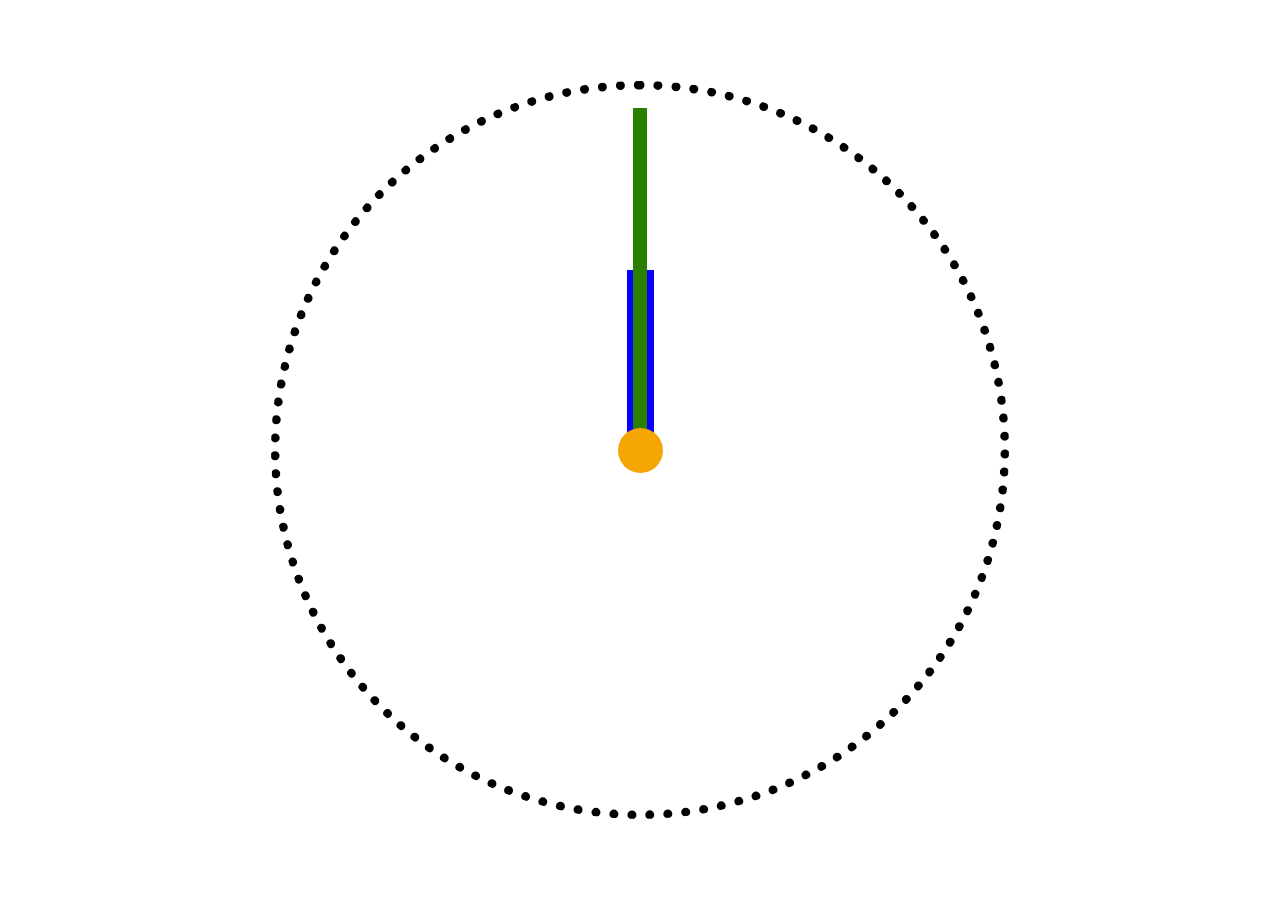
<file: index.html>
<!DOCTYPE html><html lang="en"><head>
    <meta charset="UTF-8">
    <meta name="viewport" content="width=device-width, user-scalable=no, initial-scale=1.0, maximum-scale=1.0, minimum-scale=1.0">
    <meta http-equiv="X-UA-Compatible" content="ie=edge">
    <title>Stop watch</title>
    <link rel="stylesheet" href="/layout_stop-watch.e378193d.css">
  </head>
  <body class="page">
    <main class="stopwatch">
      <div class="stopwatch__center"></div>
      <div class="stopwatch__minutes-hand"></div>
      <div class="stopwatch__seconds-hand"></div>
    </main>
  

<script src="/layout_stop-watch.59712999.js"></script></body></html>
</file>
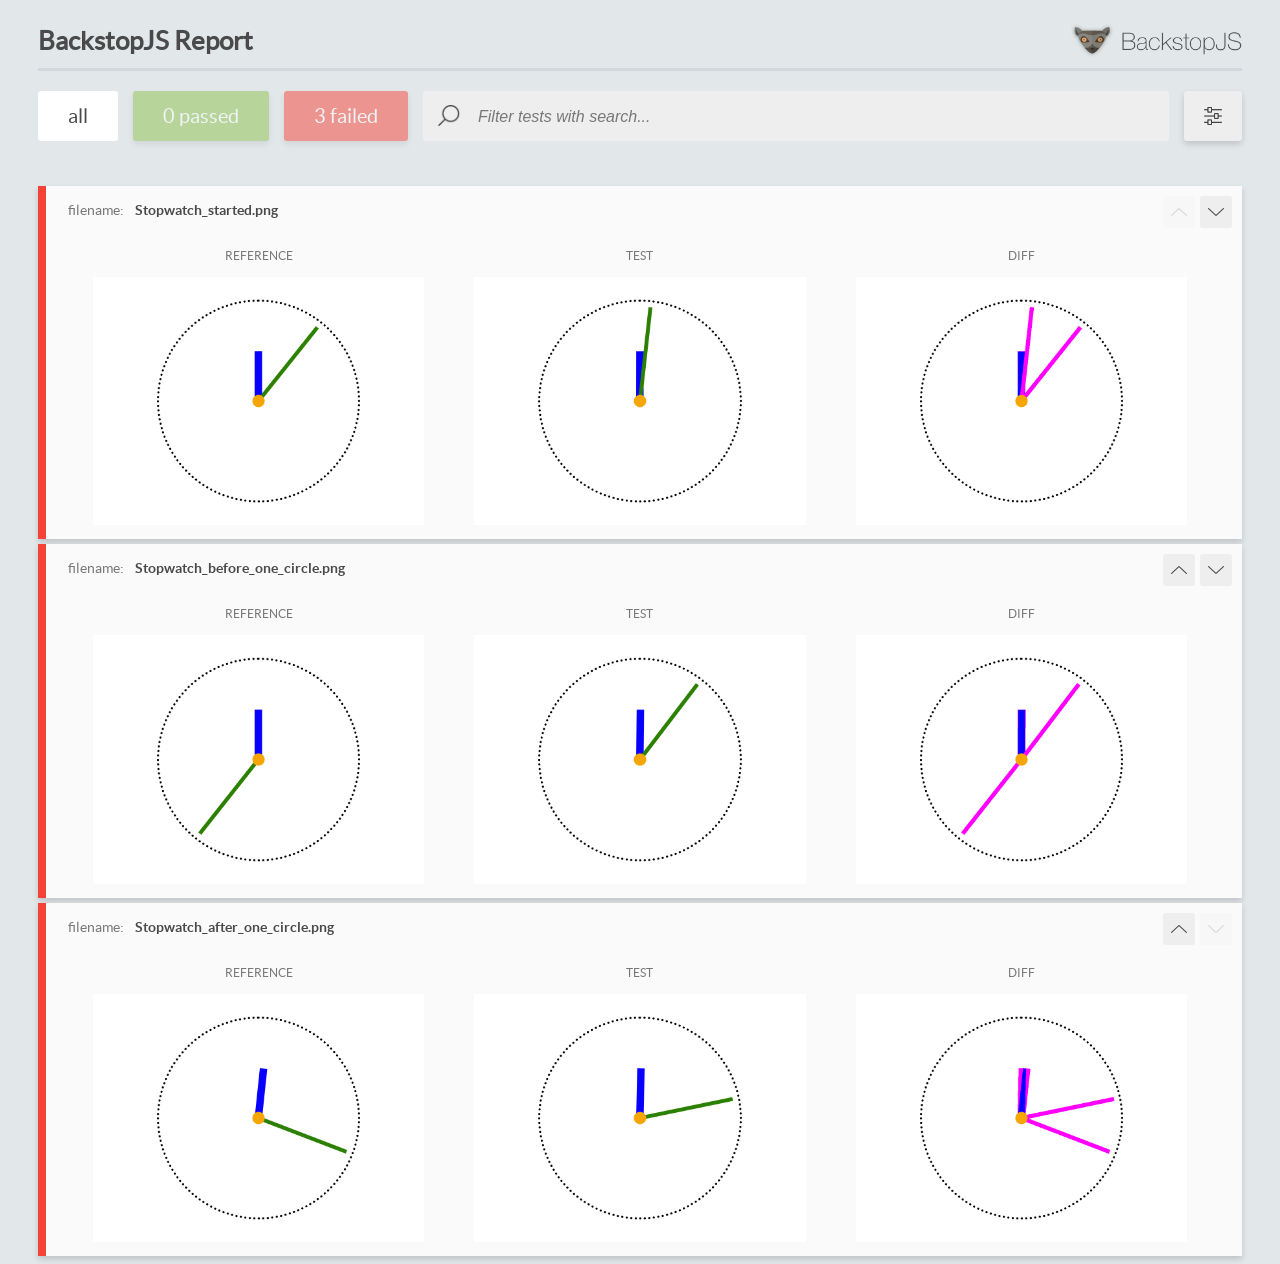
<file: report/html_report/index.html>
<!DOCTYPE html>
<html>
  <head>
    <meta charset="utf-8">
    <!-- Disable Cache -->
    <meta http-equiv="Cache-Control" content="no-cache, no-store, must-revalidate">
    <meta http-equiv="Pragma" content="no-cache">
    <meta http-equiv="Expires" content="0">

    <title>BackstopJS Report</title>

    <style>
      @font-face {
          font-family: 'latoregular';
          src: url('./assets/fonts/lato-regular-webfont.woff2') format('woff2'),
              url('./assets/fonts/lato-regular-webfont.woff') format('woff');
          font-weight: 400;
          font-style: normal;
      }
      @font-face {
          font-family: 'latobold';
          src: url('./assets/fonts/lato-bold-webfont.woff2') format('woff2'),
              url('./assets/fonts/lato-bold-webfont.woff') format('woff');
          font-weight: 700;
          font-style: normal;
      }

      .ReactModal__Body--open {
          overflow: hidden;
      }
      .ReactModal__Body--open .header {
        display: none;
      }

    </style>
  </head>
  <body style="background-color: #E2E7EA">
    <div id="root">

    </div>
    <script>
      function report (report) { // eslint-disable-line no-unused-vars
        window.tests = report;
      }
    </script>
    <script src="config.js"></script>
    <script src="index_bundle.js"></script>
  </body>
</html>
</file>
<file: layout_stop-watch.e378193d.css>
@keyframes move {
  from {
    transform: translateY(-50%) rotate(0);
  }

  to {
    transform: translateY(-50%) rotate(360deg);
  }
}

.page {
  justify-content: center;
  align-items: center;
  height: 100vh;
  margin: 0;
  display: flex;
}

.stopwatch {
  border: 1vmin dotted #000;
  border-radius: 50%;
  justify-content: center;
  align-items: center;
  width: 80vmin;
  height: 80vmin;
  display: flex;
  position: relative;
}

.stopwatch__center {
  z-index: 3;
  background-color: #f6a603;
  border-radius: 50%;
  width: 5vmin;
  height: 5vmin;
  position: absolute;
}

.stopwatch__minutes-hand {
  z-index: 1;
  transform-origin: bottom;
  background-color: #0700ff;
  width: 3vmin;
  height: 20vmin;
  animation: 3600s linear infinite move;
  position: absolute;
  transform: translateY(-50%);
}

.stopwatch__seconds-hand {
  z-index: 2;
  transform-origin: bottom;
  background-color: #2c8000;
  width: 1.5vmin;
  height: 38vmin;
  animation: 60s linear infinite move;
  position: absolute;
  transform: translateY(-50%) rotate(360deg);
}
/*# sourceMappingURL=layout_stop-watch.e378193d.css.map */
</file>
